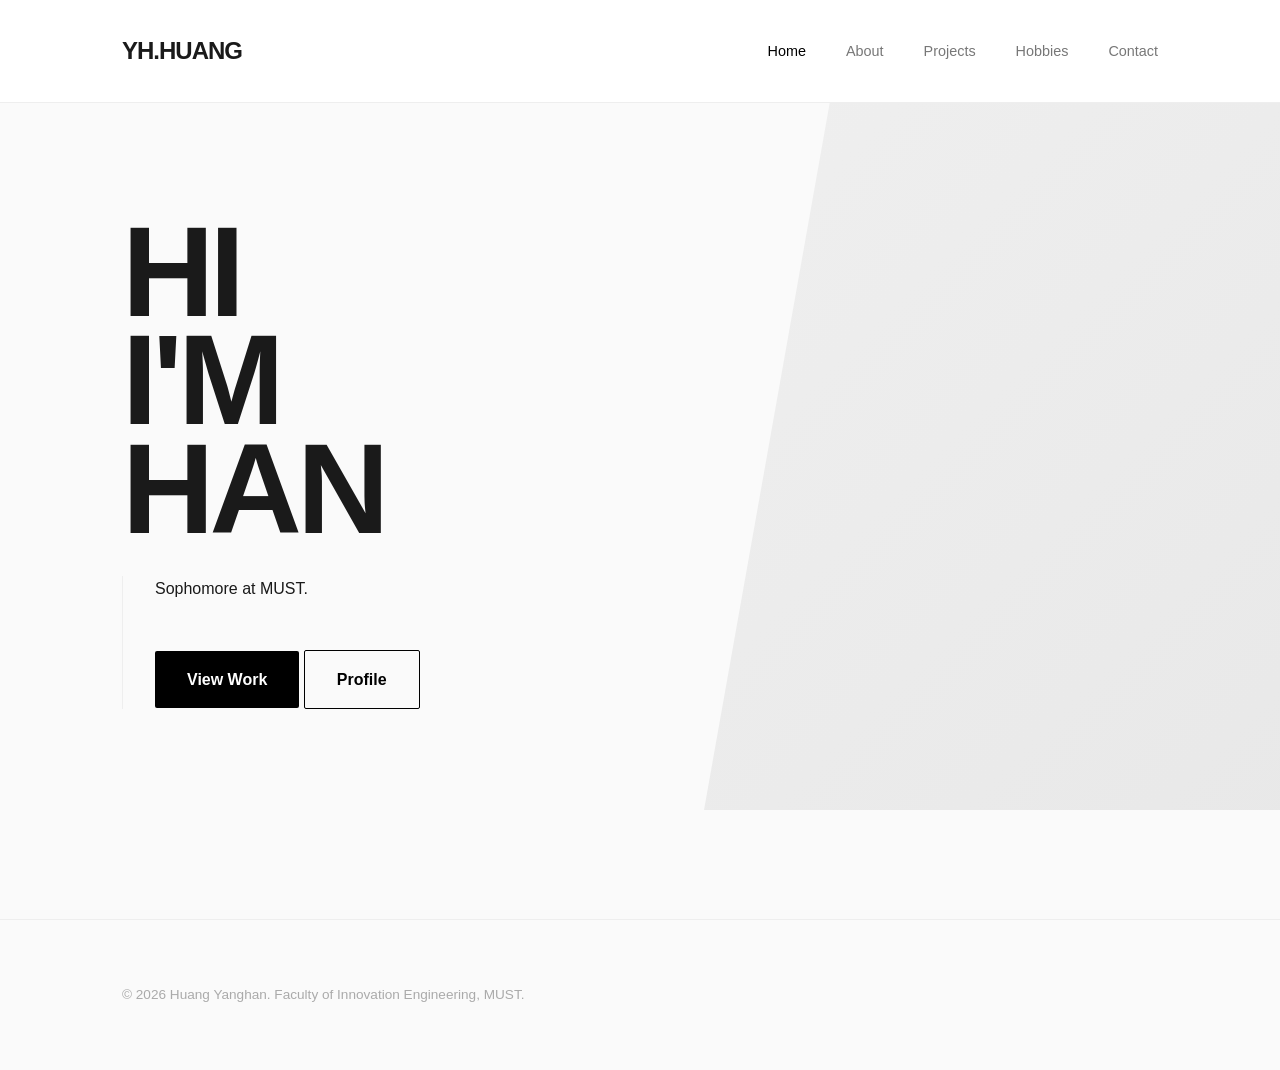
<file: index.html>
<!DOCTYPE html>
<html lang="en">
<head>
    <meta charset="UTF-8">
    <meta name="viewport" content="width=device-width, initial-scale=1.0">
    <title>Huang Yanghan | Software Engineering Portfolio</title>
    <link rel="stylesheet" href="style.css">
</head>
<body>
    <header>
        <nav class="container">
            <div class="logo">YH.HUANG</div>
            <ul class="nav-links">
                <li><a href="index.html" id="nav-home">Home</a></li>
                <li><a href="about.html" id="nav-about">About</a></li>
                <li><a href="projects.html" id="nav-projects">Projects</a></li>
                <li><a href="hobbies.html" id="nav-hobbies">Hobbies</a></li>
                <li><a href="contact.html" id="nav-contact">Contact</a></li>
            </ul>
        </nav>
    </header>

    <main class="container">
        <div class="abstract-bg"></div>
        <div class="dot"></div>

        <section class="hero-abstract">            
            <div class="hero-text">
                <h1>Hi<br>I'm<br>Han</h1>
                
                <div class="hero-sub">
                    <p>Sophomore at MUST.</p>
                    <div class="cta-group" style="margin-top: 3rem;">
                        <a href="projects.html" class="btn primary">View Work</a>
                        <a href="about.html" class="btn secondary">Profile</a>
                    </div>
                </div>
            </div>
        </section>
    </main>

    <footer>
        <div class="container">
            <p>&copy; 2026 Huang Yanghan. Faculty of Innovation Engineering, MUST.</p>
        </div>
    </footer>

    <script>document.getElementById('nav-home').classList.add('active');</script>
</body>
</html>
</file>
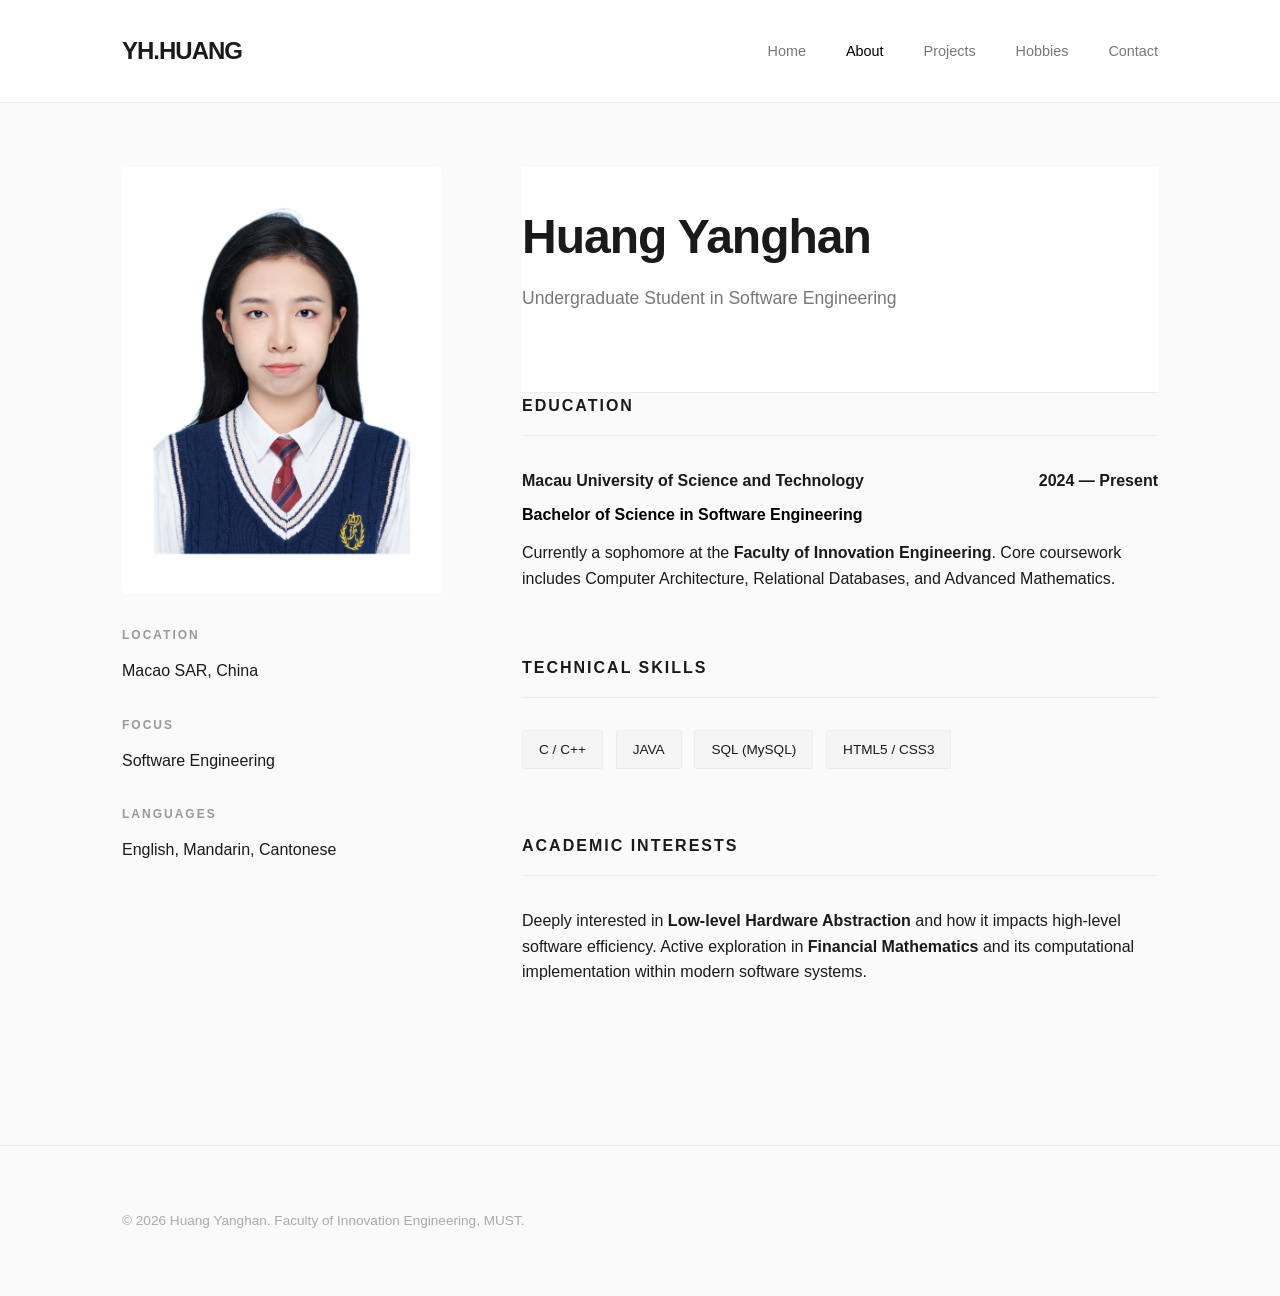
<file: about.html>
<!DOCTYPE html>
<html lang="en">
<head>
    <meta charset="UTF-8">
    <meta name="viewport" content="width=device-width, initial-scale=1.0">
    <title>About | Huang Yanghan</title>
    <link rel="stylesheet" href="style.css">
</head>
<body>
    
    <header>
        <nav class="container">
            <div class="logo">YH.HUANG</div>
            <ul class="nav-links">
                <li><a href="index.html" id="nav-home">Home</a></li>
                <li><a href="about.html" id="nav-about">About</a></li>
                <li><a href="projects.html" id="nav-projects">Projects</a></li>
                <li><a href="hobbies.html" id="nav-hobbies">Hobbies</a></li>
                <li><a href="contact.html" id="nav-contact">Contact</a></li>
            </ul>
        </nav>
    </header>

    <main class="container">
        <div class="cv-container">
            <aside class="cv-sidebar">
                <figure class="profile-photo">
                    <img src="images/pic.jpg" alt="Huang Yanghan">
                </figure>
                <div class="sidebar-item">
                    <h3>Location</h3>
                    <p>Macao SAR, China</p>
                </div>
                <div class="sidebar-item">
                    <h3>Focus</h3>
                    <p>Software Engineering</p>
                </div>
                <div class="sidebar-item">
                    <h3>Languages</h3>
                    <p>English, Mandarin, Cantonese</p>
                </div>
            </aside>
            <article class="cv-main">
                <header>
                    <h1>Huang Yanghan</h1>
                    <p class="title-sub" style="font-size: 1.1rem; color: #777; margin-bottom: 3rem;">Undergraduate Student in Software Engineering</p>
                </header>
                <section class="cv-section">
                    <h2>Education</h2>
                    <div class="experience-item">
                        <div class="exp-header">
                            <h4>Macau University of Science and Technology</h4>
                            <span class="exp-date">2024 — Present</span>
                        </div>
                        <span class="exp-sub">Bachelor of Science in Software Engineering</span>
                        <p class="exp-desc">
                            Currently a sophomore at the <strong>Faculty of Innovation Engineering</strong>. 
                            Core coursework includes Computer Architecture, Relational Databases, and Advanced Mathematics.
                        </p>
                    </div>
                </section>
                <section class="cv-section">
                    <h2>Technical Skills</h2>
                    <div class="skill-tags">
                        <span class="tag">C / C++</span>
                        <span class="tag">JAVA</span>
                        <span class="tag">SQL (MySQL)</span>
                        <span class="tag">HTML5 / CSS3</span>
                    </div>
                </section>
                <section class="cv-section">
                    <h2>Academic Interests</h2>
                    <div class="experience-item">
                        <p class="exp-desc">
                            Deeply interested in <strong>Low-level Hardware Abstraction</strong> and how it impacts high-level software efficiency. 
                            Active exploration in <strong>Financial Mathematics</strong> and its computational implementation within modern software systems.
                        </p>
                    </div>
                </section>
            </article>
        </div>
    </main>
    
    <footer>
        <div class="container">
            <p>&copy; 2026 Huang Yanghan. Faculty of Innovation Engineering, MUST.</p>
        </div>
    </footer>

    <script>document.getElementById('nav-about').classList.add('active');</script>
</body>
</html>
</file>
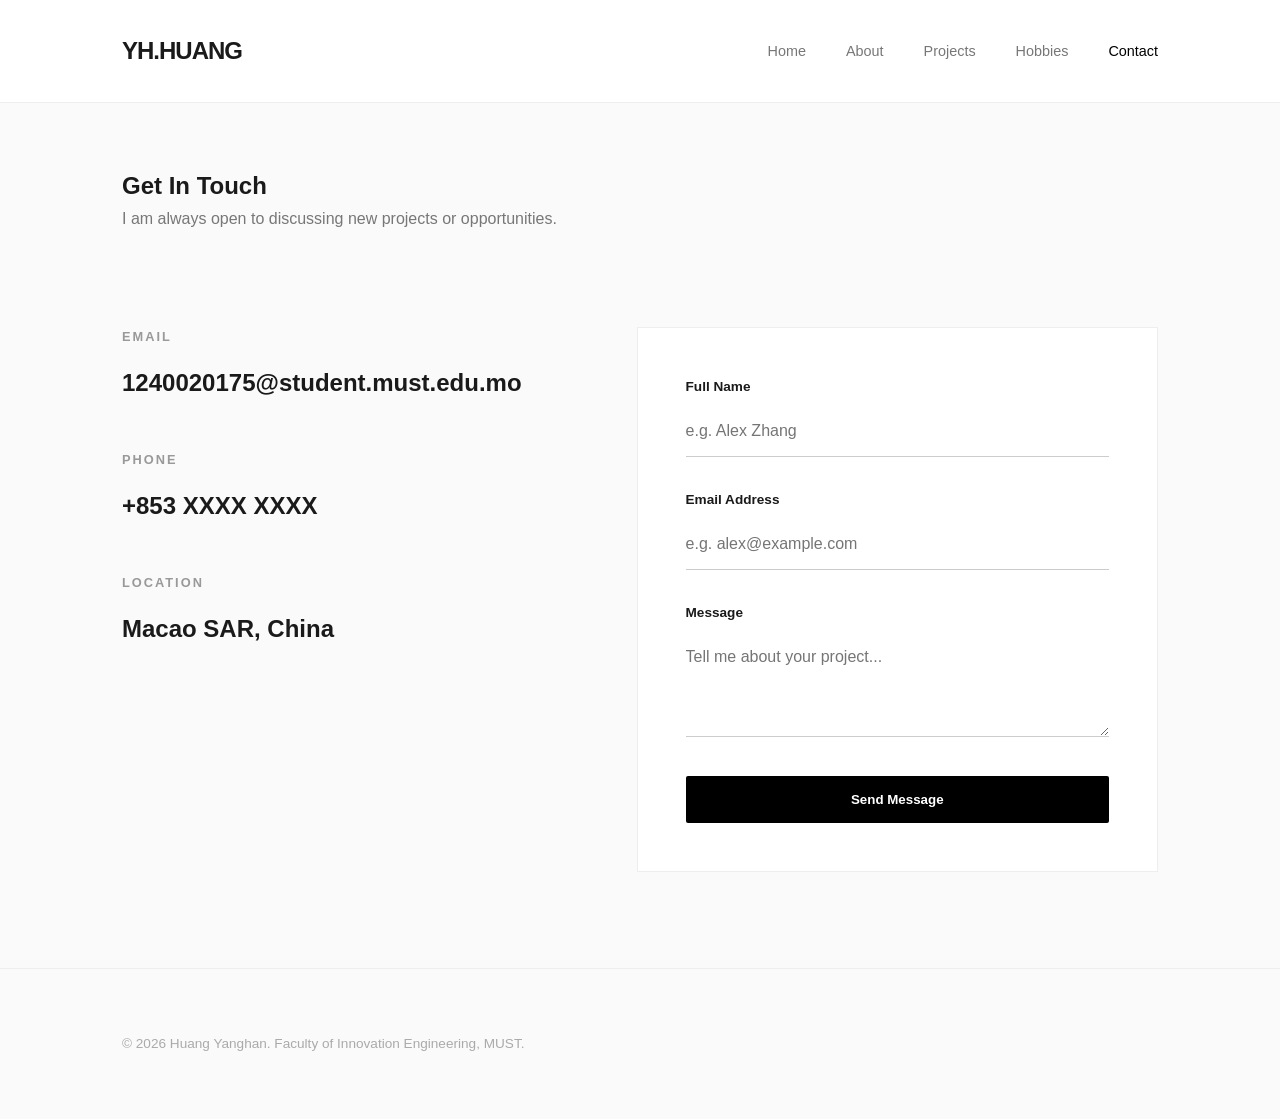
<file: contact.html>
<!DOCTYPE html>
<html lang="en">
<head>
    <meta charset="UTF-8">
    <meta name="viewport" content="width=device-width, initial-scale=1.0">
    <title>Contact | Huang Yanghan</title>
    <link rel="stylesheet" href="style.css">
</head>
<body>
    
    <header>
        <nav class="container">
            <div class="logo">YH.HUANG</div>
            <ul class="nav-links">
                <li><a href="index.html" id="nav-home">Home</a></li>
                <li><a href="about.html" id="nav-about">About</a></li>
                <li><a href="projects.html" id="nav-projects">Projects</a></li>
                <li><a href="hobbies.html" id="nav-hobbies">Hobbies</a></li>
                <li><a href="contact.html" id="nav-contact">Contact</a></li>
            </ul>
        </nav>
    </header>

    <main class="container">
        <section style="padding: 4rem 0 2rem 0;">
            <h1>Get In Touch</h1>
            <p style="color: #777;">I am always open to discussing new projects or opportunities.</p>
        </section>
        <div class="contact-wrapper">
            <section class="contact-info">
                <div class="info-item">
                    <h2>Email</h2>
                    <a href="mailto:1240020175@student.must.edu.mo">1240020175@student.must.edu.mo</a>
                </div>
                <div class="info-item">
                    <h2>Phone</h2>
                    <p>+853 XXXX XXXX</p>
                </div>
                <div class="info-item">
                    <h2>Location</h2>
                    <p>Macao SAR, China</p>
                </div>
            </section>
            <section class="contact-form">
                <form action="#">
                    <div class="form-group">
                        <label>Full Name</label>
                        <input type="text" placeholder="e.g. Alex Zhang" required>
                    </div>
                    <div class="form-group">
                        <label>Email Address</label>
                        <input type="email" placeholder="e.g. alex@example.com" required>
                    </div>
                    <div class="form-group">
                        <label>Message</label>
                        <textarea rows="4" placeholder="Tell me about your project..." required></textarea>
                    </div>
                    <button type="submit" class="btn primary" style="width: 100%; cursor: pointer;">Send Message</button>
                </form>
            </section>
        </div>
    </main>
    
    <footer>
        <div class="container">
            <p>&copy; 2026 Huang Yanghan. Faculty of Innovation Engineering, MUST.</p>
        </div>
    </footer>

    <script>document.getElementById('nav-contact').classList.add('active');</script>
</body>
</html>
</file>
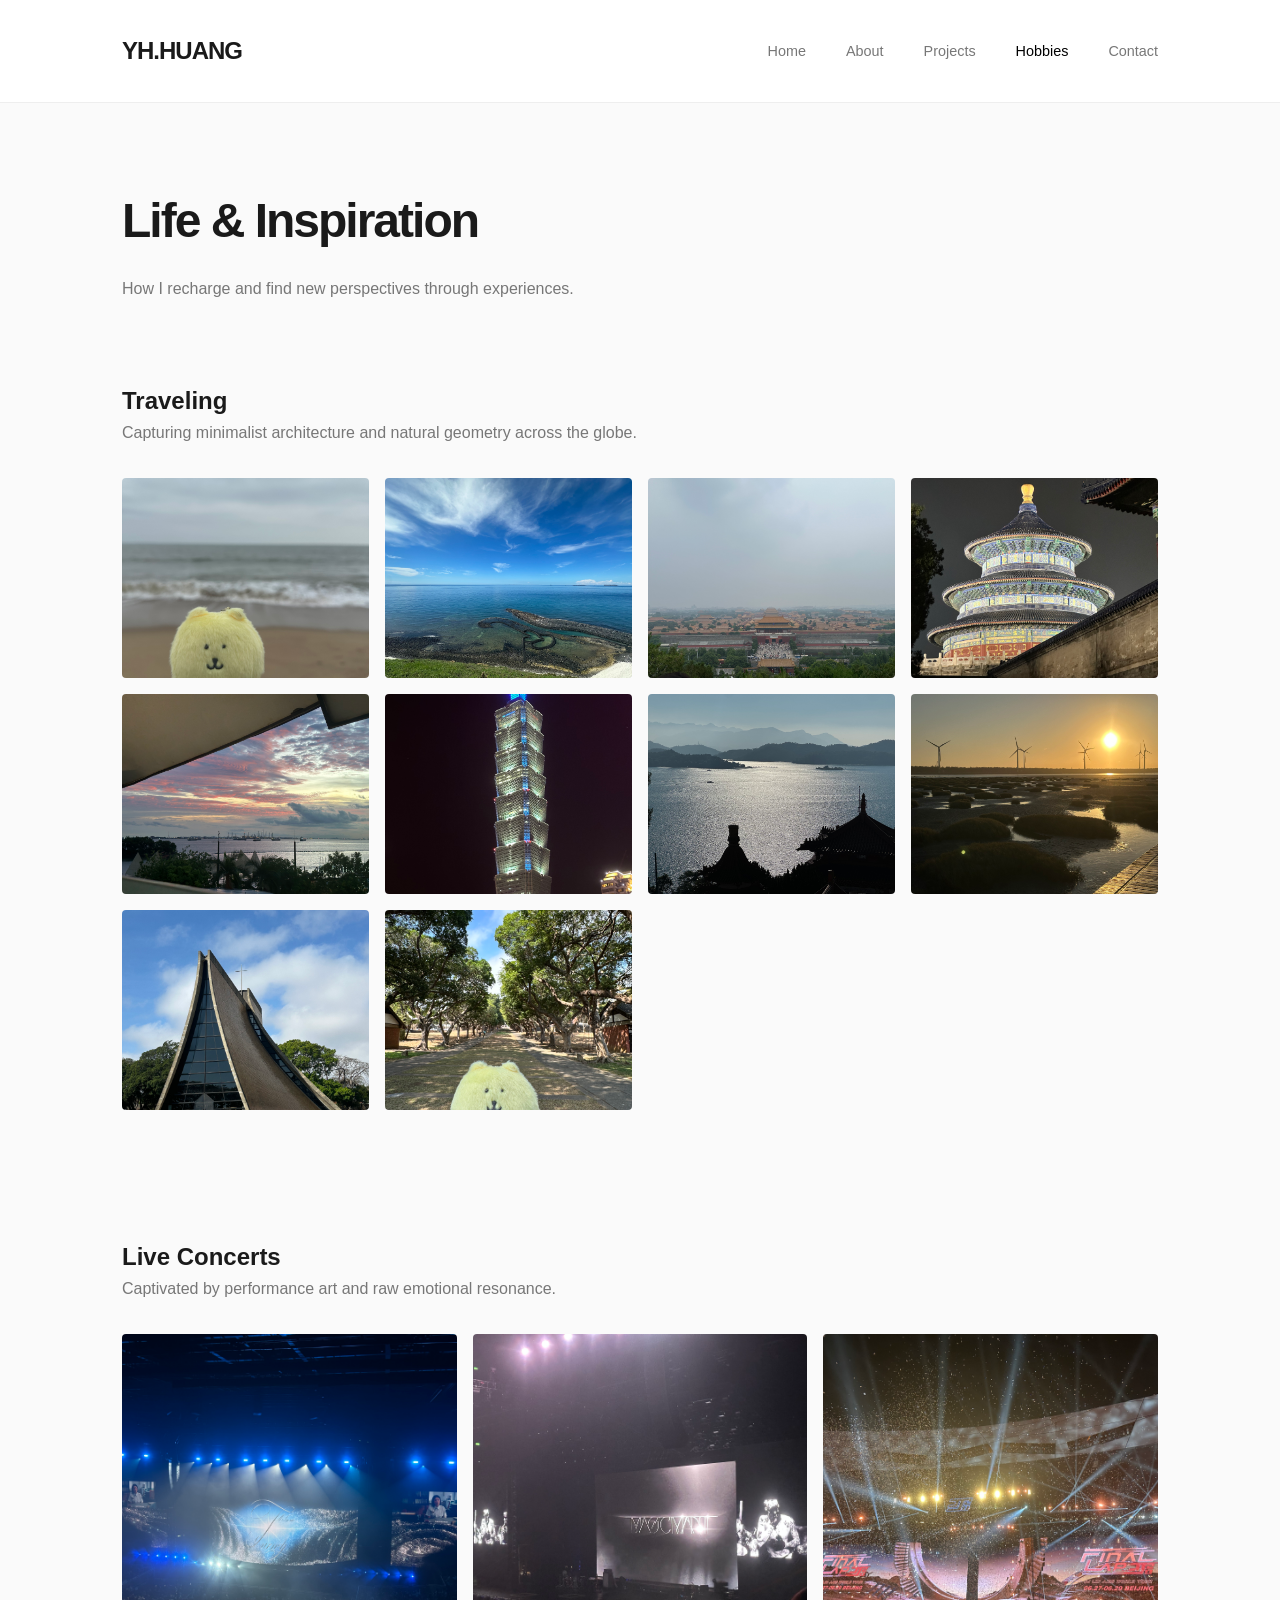
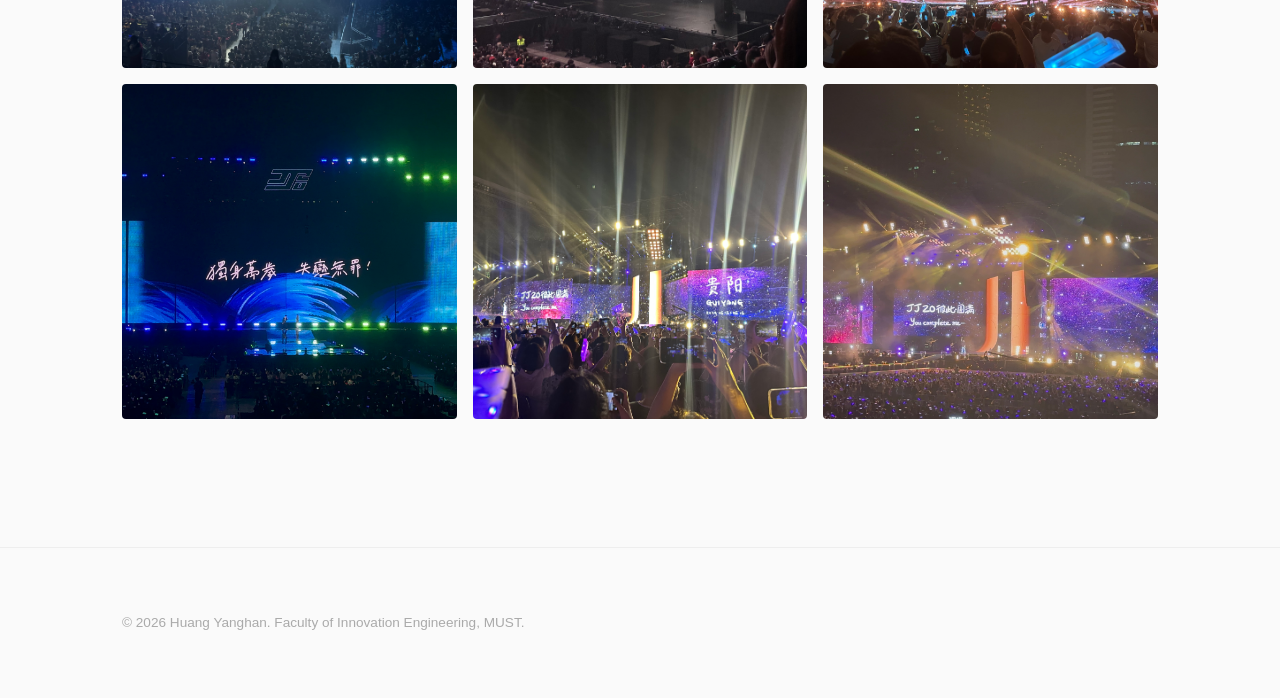
<file: hobbies.html>
<!DOCTYPE html>
<html lang="en">
<head>
    <meta charset="UTF-8">
    <meta name="viewport" content="width=device-width, initial-scale=1.0">
    <title>Hobbies | Huang Yanghan</title>
    <link rel="stylesheet" href="style.css">
</head>
<body>
    
    <header>
        <nav class="container">
            <div class="logo">YH.HUANG</div>
            <ul class="nav-links">
                <li><a href="index.html" id="nav-home">Home</a></li>
                <li><a href="about.html" id="nav-about">About</a></li>
                <li><a href="projects.html" id="nav-projects">Projects</a></li>
                <li><a href="hobbies.html" id="nav-hobbies">Hobbies</a></li>
                <li><a href="contact.html" id="nav-contact">Contact</a></li>
            </ul>
        </nav>
    </header>

    <main class="container">
        <section style="padding: 5rem 0;">
            <h1 style="font-size: 3rem; letter-spacing: -2px; margin-bottom: 1rem;">Life & Inspiration</h1>
            <p style="color: #777;">How I recharge and find new perspectives through experiences.</p>
        </section>

        <!-- Travel Mosaic -->
        <section class="hobby-section">
            <div style="margin-bottom: 2rem;">
                <h2>Traveling</h2>
                <p style="color: #777;">Capturing minimalist architecture and natural geometry across the globe.</p>
            </div>
            <div class="photo-wall-grid">
                <div class="gallery-item"><img src="images/travel1.jpg" alt="Travel"></div>
                <div class="gallery-item"><img src="images/travel2.jpg" alt="Travel"></div>
                <div class="gallery-item"><img src="images/travel3.jpg" alt="Travel"></div>
                <div class="gallery-item"><img src="images/travel4.jpg" alt="Travel"></div>
                <div class="gallery-item"><img src="images/travel5.jpg" alt="Travel"></div>
                <div class="gallery-item"><img src="images/travel6.jpg" alt="Travel"></div>
                <div class="gallery-item"><img src="images/travel7.jpg" alt="Travel"></div>
                <div class="gallery-item"><img src="images/travel8.jpg" alt="Travel"></div>
                <div class="gallery-item"><img src="images/travel9.jpg" alt="Travel"></div>
                <div class="gallery-item"><img src="images/travel10.jpg" alt="Travel"></div>
            </div>
        </section>

        <!-- Concert Grid -->
        <section class="hobby-section">
            <div style="margin-bottom: 2rem;">
                <h2>Live Concerts</h2>
                <p style="color: #777;">Captivated by performance art and raw emotional resonance.</p>
            </div>
            <div class="concert-grid">
                <div class="square-item"><img src="images/live1.jpg" alt="Concert"></div>
                <div class="square-item"><img src="images/live2.jpg" alt="Concert"></div>
                <div class="square-item"><img src="images/live3.jpg" alt="Concert"></div>
                <div class="square-item"><img src="images/live4.jpg" alt="Concert"></div>
                <div class="square-item"><img src="images/live5.jpg" alt="Concert"></div>
                <div class="square-item"><img src="images/live6.jpg" alt="Concert"></div>
            </div>
        </section>
    </main>
    
    <footer>
        <div class="container">
            <p>&copy; 2026 Huang Yanghan. Faculty of Innovation Engineering, MUST.</p>
        </div>
    </footer>

    <script>document.getElementById('nav-hobbies').classList.add('active');</script>
</body>
</html>
</file>
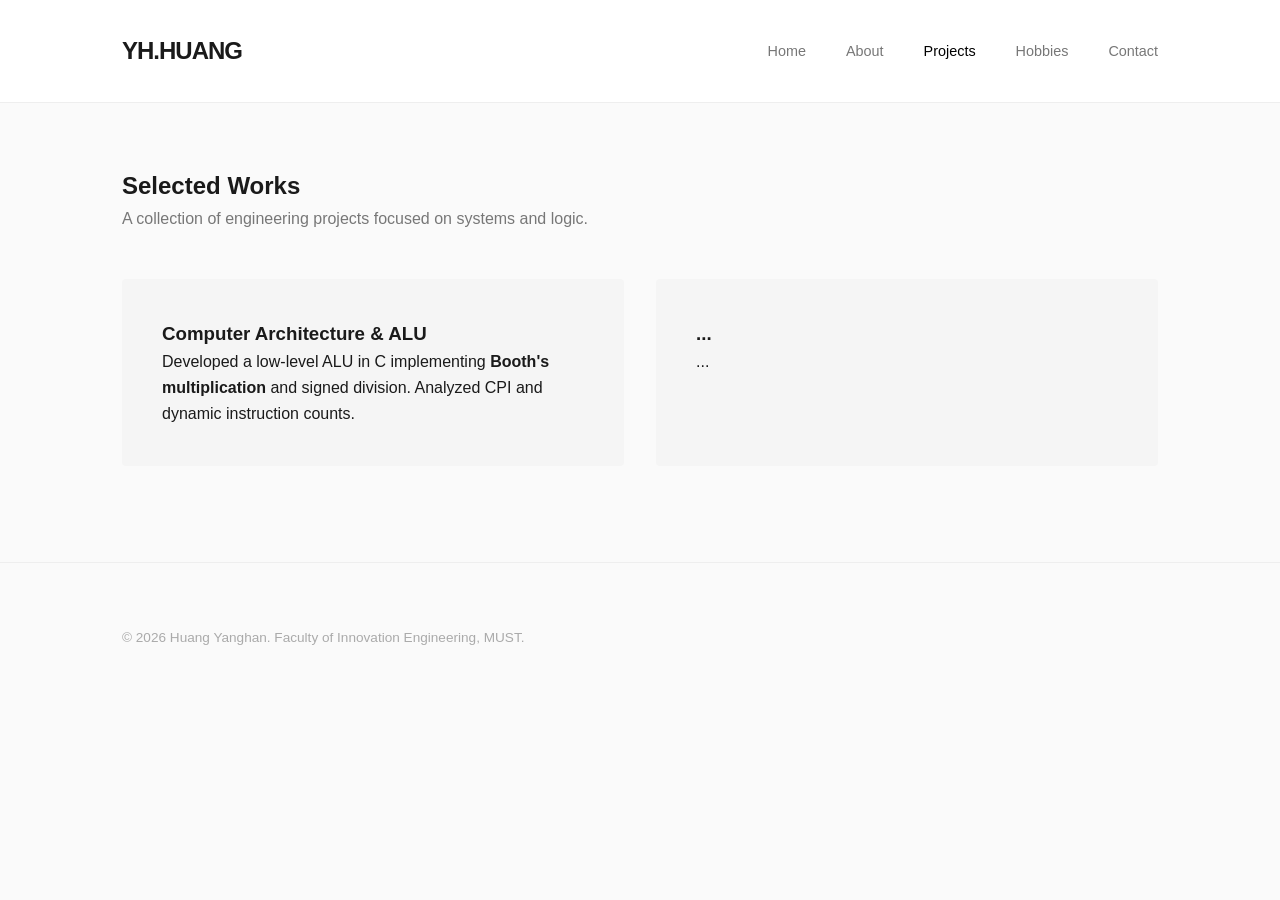
<file: projects.html>
<!DOCTYPE html>
<html lang="en">
<head>
    <meta charset="UTF-8">
    <meta name="viewport" content="width=device-width, initial-scale=1.0">
    <title>Projects | Huang Yanghan</title>
    <link rel="stylesheet" href="style.css">
</head>
<body>
    
    <header>
        <nav class="container">
            <div class="logo">YH.HUANG</div>
            <ul class="nav-links">
                <li><a href="index.html" id="nav-home">Home</a></li>
                <li><a href="about.html" id="nav-about">About</a></li>
                <li><a href="projects.html" id="nav-projects">Projects</a></li>
                <li><a href="hobbies.html" id="nav-hobbies">Hobbies</a></li>
                <li><a href="contact.html" id="nav-contact">Contact</a></li>
            </ul>
        </nav>
    </header>

    <main class="container">
        <section style="padding: 4rem 0 0 0;">
            <h1>Selected Works</h1>
            <p style="color: #777;">A collection of engineering projects focused on systems and logic.</p>
        </section>
        <div class="grid-layout">
            <section class="card">
                <h3>Computer Architecture & ALU</h3>
                <p>Developed a low-level ALU in C implementing <strong>Booth's multiplication</strong> and signed division. Analyzed CPI and dynamic instruction counts.</p>
            </section>
            <section class="card">
                <h3>...</h3>
                <p>...</p>
            </section>
        </div>
    </main>
    
    <footer>
        <div class="container">
            <p>&copy; 2026 Huang Yanghan. Faculty of Innovation Engineering, MUST.</p>
        </div>
    </footer>

    <script>document.getElementById('nav-projects').classList.add('active');</script>
</body>
</html>
</file>
<file: style.css>
/* =========================================
   1. GLOBAL & RESET
   ========================================= */
:root {
    --bg-color: #fafafa;
    --text-main: #1a1a1a;
    --text-muted: #777;
    --accent: #000;
    --border-color: #eee;
    --secondary-bg: #f5f5f5;
    --container-width: 1100px;
    --transition: all 0.5s cubic-bezier(0.25, 1, 0.5, 1);
}

* { margin: 0; padding: 0; box-sizing: border-box; }

body {
    font-family: 'Inter', -apple-system, sans-serif;
    line-height: 1.6;
    color: var(--text-main);
    background-color: var(--bg-color);
    overflow-x: hidden;
}

.container {
    max-width: var(--container-width);
    margin: 0 auto;
    padding: 0 2rem;
}

/* =========================================
   2. COMMON COMPONENTS
   ========================================= */
header { padding: 2rem 0; border-bottom: 1px solid var(--border-color); background: #fff; }
nav { display: flex; justify-content: space-between; align-items: center; }
.logo { font-weight: 800; font-size: 1.5rem; letter-spacing: -1px; }
.nav-links { display: flex; list-style: none; gap: 2.5rem; }
.nav-links a { 
    text-decoration: none; color: var(--text-muted); font-size: 0.9rem; 
    font-weight: 500; transition: var(--transition); 
}
.nav-links a:hover, .nav-links a.active { color: var(--accent); }

.btn {
    display: inline-block; padding: 1rem 2rem; text-decoration: none;
    font-weight: 600; border-radius: 2px; transition: var(--transition); border: none;
}
.primary { background: var(--accent); color: white; }
.secondary { border: 1px solid var(--accent); color: var(--accent); }
.btn:hover { opacity: 0.8; transform: translateY(-2px); }

footer { padding: 4rem 0; margin-top: 6rem; border-top: 1px solid var(--border-color); font-size: 0.85rem; color: #aaa; }

/* =========================================
   3. HOME PAGE (Abstract Aesthetics)
   ========================================= */
.hero-abstract { height: 80vh; display: flex; align-items: center; position: relative; }
.abstract-bg {
    position: absolute; top: -10%; right: -5%; width: 50vw; height: 100vh;
    background: linear-gradient(135deg, #f0f0f0 0%, #e8e8e8 100%);
    clip-path: polygon(25% 0%, 100% 0%, 100% 100%, 0% 100%); z-index: -1;
}
.hero-text h1 {
    font-size: clamp(4rem, 10vw, 8rem); line-height: 0.85;
    letter-spacing: -5px; text-transform: uppercase; font-weight: 900; position: relative;
}

.vertical-tag {
    position: absolute; left: -100px; top: 50%; transform: rotate(-90deg);
    font-size: 0.7rem; text-transform: uppercase; letter-spacing: 5px; color: #ccc;
}
.hero-sub { margin-top: 2rem; border-left: 1px solid #eee; padding-left: 2rem; max-width: 400px; }

/* =========================================
   4. ABOUT PAGE (CV Layout)
   ========================================= */
.cv-container { display: grid; grid-template-columns: 320px 1fr; gap: 5rem; margin-top: 4rem; align-items: start; }
.cv-sidebar { position: sticky; top: 2rem; }
.profile-photo { width: 100%; aspect-ratio: 3/4; overflow: hidden; border-radius: 4px; margin-bottom: 2rem; background: #eee; }
.profile-photo img { width: 100%; height: 100%; object-fit: cover; transition: var(--transition); }
.sidebar-item { margin-bottom: 2rem; }
.sidebar-item h3 { font-size: 0.75rem; text-transform: uppercase; letter-spacing: 2px; color: #999; margin-bottom: 0.8rem; }
.cv-main h1 { font-size: 3rem; margin-bottom: 0.5rem; letter-spacing: -1px; }
.cv-section { margin-bottom: 4rem; }
.cv-section h2 { 
    font-size: 1rem; text-transform: uppercase; letter-spacing: 2px; 
    border-bottom: 1px solid var(--border-color); padding-bottom: 1rem; margin-bottom: 2rem; 
}
.experience-item { margin-bottom: 2.5rem; }
.exp-header { display: flex; justify-content: space-between; align-items: baseline; margin-bottom: 0.5rem; font-weight: 700; }
.exp-sub { color: var(--accent); font-weight: 600; margin-bottom: 0.8rem; display: block; }
.skill-tags { display: flex; flex-wrap: wrap; gap: 0.8rem; }
.tag { padding: 0.5rem 1rem; background: var(--secondary-bg); font-size: 0.85rem; border-radius: 2px; border: 1px solid #eee; }

/* =========================================
   5. PROJECTS PAGE
   ========================================= */
.grid-layout { display: grid; grid-template-columns: repeat(auto-fit, minmax(300px, 1fr)); gap: 2rem; margin-top: 3rem; }
.card { padding: 2.5rem; background: var(--secondary-bg); border-radius: 4px; transition: var(--transition); }
.card:hover { transform: translateY(-5px); }

/* =========================================
   6. HOBBIES PAGE (Gallery & Mosaic)
   ========================================= */
.hobby-section { margin-bottom: 8rem; }
.hobby-grid { display: grid; grid-template-columns: 1fr 1.5fr; gap: 4rem; align-items: center; }
.photo-wall-grid { display: grid; grid-template-columns: repeat(4, 1fr); grid-auto-rows: 200px; gap: 1rem; }
.gallery-item { position: relative; overflow: hidden; border-radius: 4px; background: #eee; }
.gallery-item img { width: 100%; height: 100%; object-fit: cover; transition: var(--transition); }
.gallery-item:hover img { transform: scale(1.1); }
.gallery-item.big { grid-column: span 2; grid-row: span 2; }
.gallery-item.tall { grid-row: span 2; }
.gallery-item.wide { grid-column: span 2; }

.concert-grid { display: grid; grid-template-columns: repeat(3, 1fr); gap: 1rem; }
.square-item { aspect-ratio: 1/1; overflow: hidden; border-radius: 4px; background: #eee; }
.square-item img { width: 100%; height: 100%; object-fit: cover; transition: var(--transition); }

/* =========================================
   7. CONTACT PAGE (Form & Info)
   ========================================= */
.contact-wrapper { display: grid; grid-template-columns: 1fr 1.2fr; gap: 5rem; margin-top: 4rem; }
.contact-form { background: #fff; padding: 3rem; border: 1px solid var(--border-color); }
.info-item { margin-bottom: 3rem; }
.info-item h2 { font-size: 0.8rem; text-transform: uppercase; letter-spacing: 2px; color: #999; margin-bottom: 1rem; }
.info-item p, .info-item a { font-size: 1.5rem; font-weight: 600; text-decoration: none; color: var(--text-main); }
.form-group { margin-bottom: 2rem; }
.form-group label { display: block; font-size: 0.85rem; font-weight: 600; margin-bottom: 0.5rem; }
.form-group input, .form-group textarea {
    width: 100%; padding: 1rem 0; border: none; border-bottom: 1px solid #ccc;
    background: transparent; font-family: inherit; font-size: 1rem; transition: var(--transition);
}
.form-group input:focus, .form-group textarea:focus { outline: none; border-bottom-color: var(--accent); }

/* =========================================
   8. RESPONSIVE DESIGN
   ========================================= */
@media (max-width: 992px) {
    .cv-container, .contact-wrapper, .hobby-grid, .photo-wall-grid, .concert-grid { grid-template-columns: 1fr; }
    .cv-sidebar { position: static; max-width: 300px; margin: 0 auto 4rem; text-align: center; }
    .hero-text h1 { font-size: 4.5rem; }
    .vertical-tag { display: none; }
    .abstract-bg { width: 80vw; }
    .photo-wall-grid { grid-auto-rows: 250px; }
    .gallery-item.big, .gallery-item.tall, .gallery-item.wide { grid-column: span 1; grid-row: span 1; }
    .contact-form { padding: 2rem; }
}
</file>
